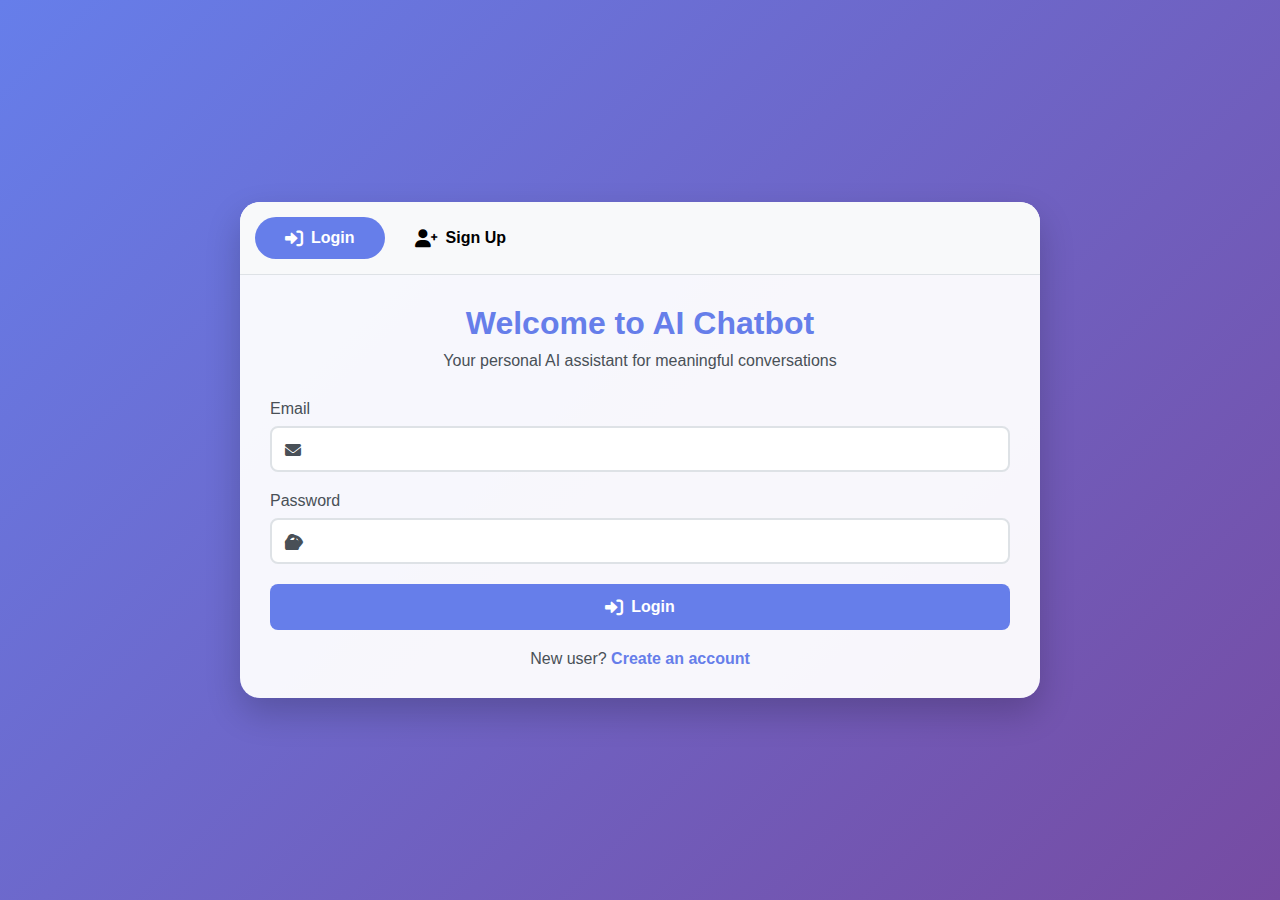
<file: templates/index.html>
<!DOCTYPE html>
<html lang="en">
<head>
    <meta charset="UTF-8">
    <meta name="viewport" content="width=device-width, initial-scale=1.0">
    <title>Welcome - AI Chatbot</title>
    <link href="https://cdnjs.cloudflare.com/ajax/libs/font-awesome/6.0.0/css/all.min.css" rel="stylesheet">
    <style>
        * {
            margin: 0;
            padding: 0;
            box-sizing: border-box;
            font-family: 'Segoe UI', Tahoma, Geneva, Verdana, sans-serif;
        }

        :root {
            --primary-color: #667eea;
            --secondary-color: #764ba2;
            --success-color: #28a745;
            --error-color: #dc3545;
            --text-color: #495057;
            --border-color: #dee2e6;
            --bg-color: #f8f9fa;
        }

        body {
            min-height: 100vh;
            background: linear-gradient(135deg, var(--primary-color) 0%, var(--secondary-color) 100%);
            display: flex;
            justify-content: center;
            align-items: center;
            padding: 20px;
        }

        .container {
            background: rgba(255, 255, 255, 0.95);
            border-radius: 20px;
            box-shadow: 0 15px 35px rgba(0, 0, 0, 0.2);
            overflow: hidden;
            width: 100%;
            max-width: 800px;
            display: flex;
            flex-direction: column;
        }

        .tabs {
            display: flex;
            background: var(--bg-color);
            padding: 15px;
            border-bottom: 1px solid var(--border-color);
        }

        .tab {
            padding: 12px 30px;
            cursor: pointer;
            border-radius: 25px;
            font-weight: 600;
            transition: all 0.3s ease;
            display: flex;
            align-items: center;
            gap: 8px;
        }

        .tab i {
            font-size: 18px;
        }

        .tab.active {
            background: var(--primary-color);
            color: white;
        }

        .forms-container {
            padding: 30px;
        }

        .form {
            display: none;
        }

        .form.active {
            display: block;
            animation: fadeIn 0.5s ease;
        }

        .form-group {
            margin-bottom: 20px;
            position: relative;
        }

        .form-group label {
            display: block;
            margin-bottom: 8px;
            color: var(--text-color);
            font-weight: 500;
        }

        .form-group input {
            width: 100%;
            padding: 12px 15px;
            padding-left: 40px;
            border: 2px solid var(--border-color);
            border-radius: 8px;
            font-size: 16px;
            transition: all 0.3s ease;
        }

        .form-group i {
            position: absolute;
            left: 15px;
            top: 42px;
            color: var(--text-color);
        }

        .form-group input:focus {
            outline: none;
            border-color: var(--primary-color);
            box-shadow: 0 0 0 3px rgba(102, 126, 234, 0.1);
        }

        .form-group input:focus + i {
            color: var(--primary-color);
        }

        .btn {
            background: var(--primary-color);
            color: white;
            padding: 14px 25px;
            border: none;
            border-radius: 8px;
            font-size: 16px;
            font-weight: 600;
            cursor: pointer;
            transition: all 0.3s ease;
            width: 100%;
            display: flex;
            align-items: center;
            justify-content: center;
            gap: 8px;
        }

        .btn:hover {
            background: var(--secondary-color);
            transform: translateY(-2px);
        }

        .btn:active {
            transform: translateY(0);
        }

        .btn i {
            font-size: 18px;
        }

        .error-message {
            color: var(--error-color);
            margin-top: 5px;
            font-size: 14px;
            display: none;
            animation: shake 0.5s ease;
        }

        .success-message {
            color: var(--success-color);
            margin-top: 5px;
            font-size: 14px;
            display: none;
            animation: fadeIn 0.5s ease;
        }

        .welcome-text {
            text-align: center;
            margin-bottom: 30px;
            color: var(--text-color);
        }

        .welcome-text h1 {
            color: var(--primary-color);
            margin-bottom: 10px;
        }

        .loading {
            display: inline-block;
            width: 20px;
            height: 20px;
            border: 3px solid rgba(255,255,255,.3);
            border-radius: 50%;
            border-top-color: white;
            animation: spin 1s ease-in-out infinite;
            margin-left: 8px;
        }

        @keyframes fadeIn {
            from { opacity: 0; transform: translateY(10px); }
            to { opacity: 1; transform: translateY(0); }
        }

        @keyframes shake {
            0%, 100% { transform: translateX(0); }
            25% { transform: translateX(-5px); }
            75% { transform: translateX(5px); }
        }

        @keyframes spin {
            to { transform: rotate(360deg); }
        }

        .password-toggle {
            position: absolute;
            right: 15px;
            top: 42px;
            cursor: pointer;
            color: var(--text-color);
        }

        .password-toggle:hover {
            color: var(--primary-color);
        }

        .form-switch {
            text-align: center;
            margin-top: 20px;
            color: var(--text-color);
        }

        .form-switch a {
            color: var(--primary-color);
            text-decoration: none;
            font-weight: 600;
            cursor: pointer;
        }

        .form-switch a:hover {
            text-decoration: underline;
        }
    </style>
</head>
<body>
    <div class="container">
        <div class="tabs">
            <div class="tab active" onclick="switchTab('login')">
                <i class="fas fa-sign-in-alt"></i>
                Login
            </div>
            <div class="tab" onclick="switchTab('signup')">
                <i class="fas fa-user-plus"></i>
                Sign Up
            </div>
        </div>

        <div class="forms-container">
            <div class="welcome-text">
                <h1>Welcome to AI Chatbot</h1>
                <p>Your personal AI assistant for meaningful conversations</p>
            </div>

            <!-- Login Form -->
            <form id="login-form" class="form active" onsubmit="handleLogin(event)">
                <div class="form-group">
                    <label for="login-email">Email</label>
                    <input type="email" id="login-email" required>
                    <i class="fas fa-envelope"></i>
                    <div class="error-message" id="login-email-error"></div>
                </div>
                <div class="form-group">
                    <label for="login-password">Password</label>
                    <input type="password" id="login-password" required>
                    <i class="fas fa-lock"></i>
                    <i class="fas fa-eye password-toggle" onclick="togglePassword('login-password')"></i>
                    <div class="error-message" id="login-password-error"></div>
                </div>
                <button type="submit" class="btn" id="login-btn">
                    <i class="fas fa-sign-in-alt"></i>
                    Login
                </button>
                <div class="error-message" id="login-error"></div>
                <div class="success-message" id="login-success"></div>
                <div class="form-switch">
                    New user? <a onclick="switchTab('signup')">Create an account</a>
                </div>
            </form>

            <!-- Sign Up Form -->
            <form id="signup-form" class="form" onsubmit="handleSignup(event)">
                <div class="form-group">
                    <label for="signup-name">Full Name</label>
                    <input type="text" id="signup-name" required>
                    <i class="fas fa-user"></i>
                    <div class="error-message" id="signup-name-error"></div>
                </div>
                <div class="form-group">
                    <label for="signup-email">Email</label>
                    <input type="email" id="signup-email" required>
                    <i class="fas fa-envelope"></i>
                    <div class="error-message" id="signup-email-error"></div>
                </div>
                <div class="form-group">
                    <label for="signup-password">Password</label>
                    <input type="password" id="signup-password" required>
                    <i class="fas fa-lock"></i>
                    <i class="fas fa-eye password-toggle" onclick="togglePassword('signup-password')"></i>
                    <div class="error-message" id="signup-password-error"></div>
                </div>
                <div class="form-group">
                    <label for="signup-confirm-password">Confirm Password</label>
                    <input type="password" id="signup-confirm-password" required>
                    <i class="fas fa-lock"></i>
                    <i class="fas fa-eye password-toggle" onclick="togglePassword('signup-confirm-password')"></i>
                    <div class="error-message" id="signup-confirm-password-error"></div>
                </div>
                <button type="submit" class="btn" id="signup-btn">
                    <i class="fas fa-user-plus"></i>
                    Sign Up
                </button>
                <div class="error-message" id="signup-error"></div>
                <div class="success-message" id="signup-success"></div>
                <div class="form-switch">
                    Already have an account? <a onclick="switchTab('login')">Login here</a>
                </div>
            </form>
        </div>
    </div>

    <script>
        function switchTab(tab) {
            // Remove active class from all tabs and forms
            document.querySelectorAll('.tab').forEach(t => t.classList.remove('active'));
            document.querySelectorAll('.form').forEach(f => f.classList.remove('active'));

            // Add active class to selected tab and form
            document.querySelector(`.tab:${tab === 'login' ? 'first-child' : 'last-child'}`).classList.add('active');
            document.getElementById(`${tab}-form`).classList.add('active');

            // Clear all error and success messages
            document.querySelectorAll('.error-message, .success-message').forEach(msg => {
                msg.style.display = 'none';
                msg.textContent = '';
            });

            // Reset forms
            document.getElementById(`${tab}-form`).reset();
        }

        function togglePassword(inputId) {
            const input = document.getElementById(inputId);
            const icon = input.nextElementSibling.nextElementSibling;

            if (input.type === 'password') {
                input.type = 'text';
                icon.classList.remove('fa-eye');
                icon.classList.add('fa-eye-slash');
            } else {
                input.type = 'password';
                icon.classList.remove('fa-eye-slash');
                icon.classList.add('fa-eye');
            }
        }

        function showLoading(buttonId) {
            const button = document.getElementById(buttonId);
            const originalContent = button.innerHTML;
            button.disabled = true;
            button.innerHTML = `${originalContent}<span class="loading"></span>`;
            return () => {
                button.disabled = false;
                button.innerHTML = originalContent;
            };
        }

        function showError(elementId, message) {
            const element = document.getElementById(elementId);
            element.textContent = message;
            element.style.display = 'block';
        }

        function showSuccess(elementId, message) {
            const element = document.getElementById(elementId);
            element.textContent = message;
            element.style.display = 'block';
        }

        async function handleLogin(event) {
            event.preventDefault();

            const email = document.getElementById('login-email').value;
            const password = document.getElementById('login-password').value;
            const stopLoading = showLoading('login-btn');

            try {
                const response = await fetch('/api/login', {
                    method: 'POST',
                    headers: { 'Content-Type': 'application/json' },
                    body: JSON.stringify({ email, password })
                });

                const data = await response.json();

                if (data.status === 'success') {
                    showSuccess('login-success', 'Login successful! Redirecting to chat...');
                    localStorage.setItem('token', data.token);
                    setTimeout(() => window.location.href = '/chat', 1000);
                } else {
                    showError('login-error', data.message || 'Login failed. Please try again.');
                }
            } catch (error) {
                showError('login-error', 'An error occurred. Please try again.');
            } finally {
                stopLoading();
            }
        }

        async function handleSignup(event) {
            event.preventDefault();

            const name = document.getElementById('signup-name').value;
            const email = document.getElementById('signup-email').value;
            const password = document.getElementById('signup-password').value;
            const confirmPassword = document.getElementById('signup-confirm-password').value;

            // Clear previous error messages
            document.querySelectorAll('#signup-form .error-message').forEach(el => {
                el.style.display = 'none';
                el.textContent = '';
            });

            // Validate password match
            if (password !== confirmPassword) {
                showError('signup-confirm-password-error', 'Passwords do not match');
                return;
            }

            const stopLoading = showLoading('signup-btn');

            try {
                const response = await fetch('/api/signup', {
                    method: 'POST',
                    headers: { 'Content-Type': 'application/json' },
                    body: JSON.stringify({ name, email, password })
                });

                const data = await response.json();

                if (data.status === 'success') {
                    showSuccess('signup-success', 'Account created successfully! Redirecting to login...');
                    setTimeout(() => {
                        switchTab('login');
                        showSuccess('login-success', 'Account created! Please login with your credentials.');
                    }, 1500);
                } else {
                    showError('signup-error', data.message || 'Registration failed. Please try again.');
                }
            } catch (error) {
                showError('signup-error', 'An error occurred. Please try again.');
            } finally {
                stopLoading();
            }
        }

        // Check if user is already logged in
        const token = localStorage.getItem('token');
        if (token) {
            window.location.href = '/chat';
        }
    </script>
</body>
</html>
</file>
